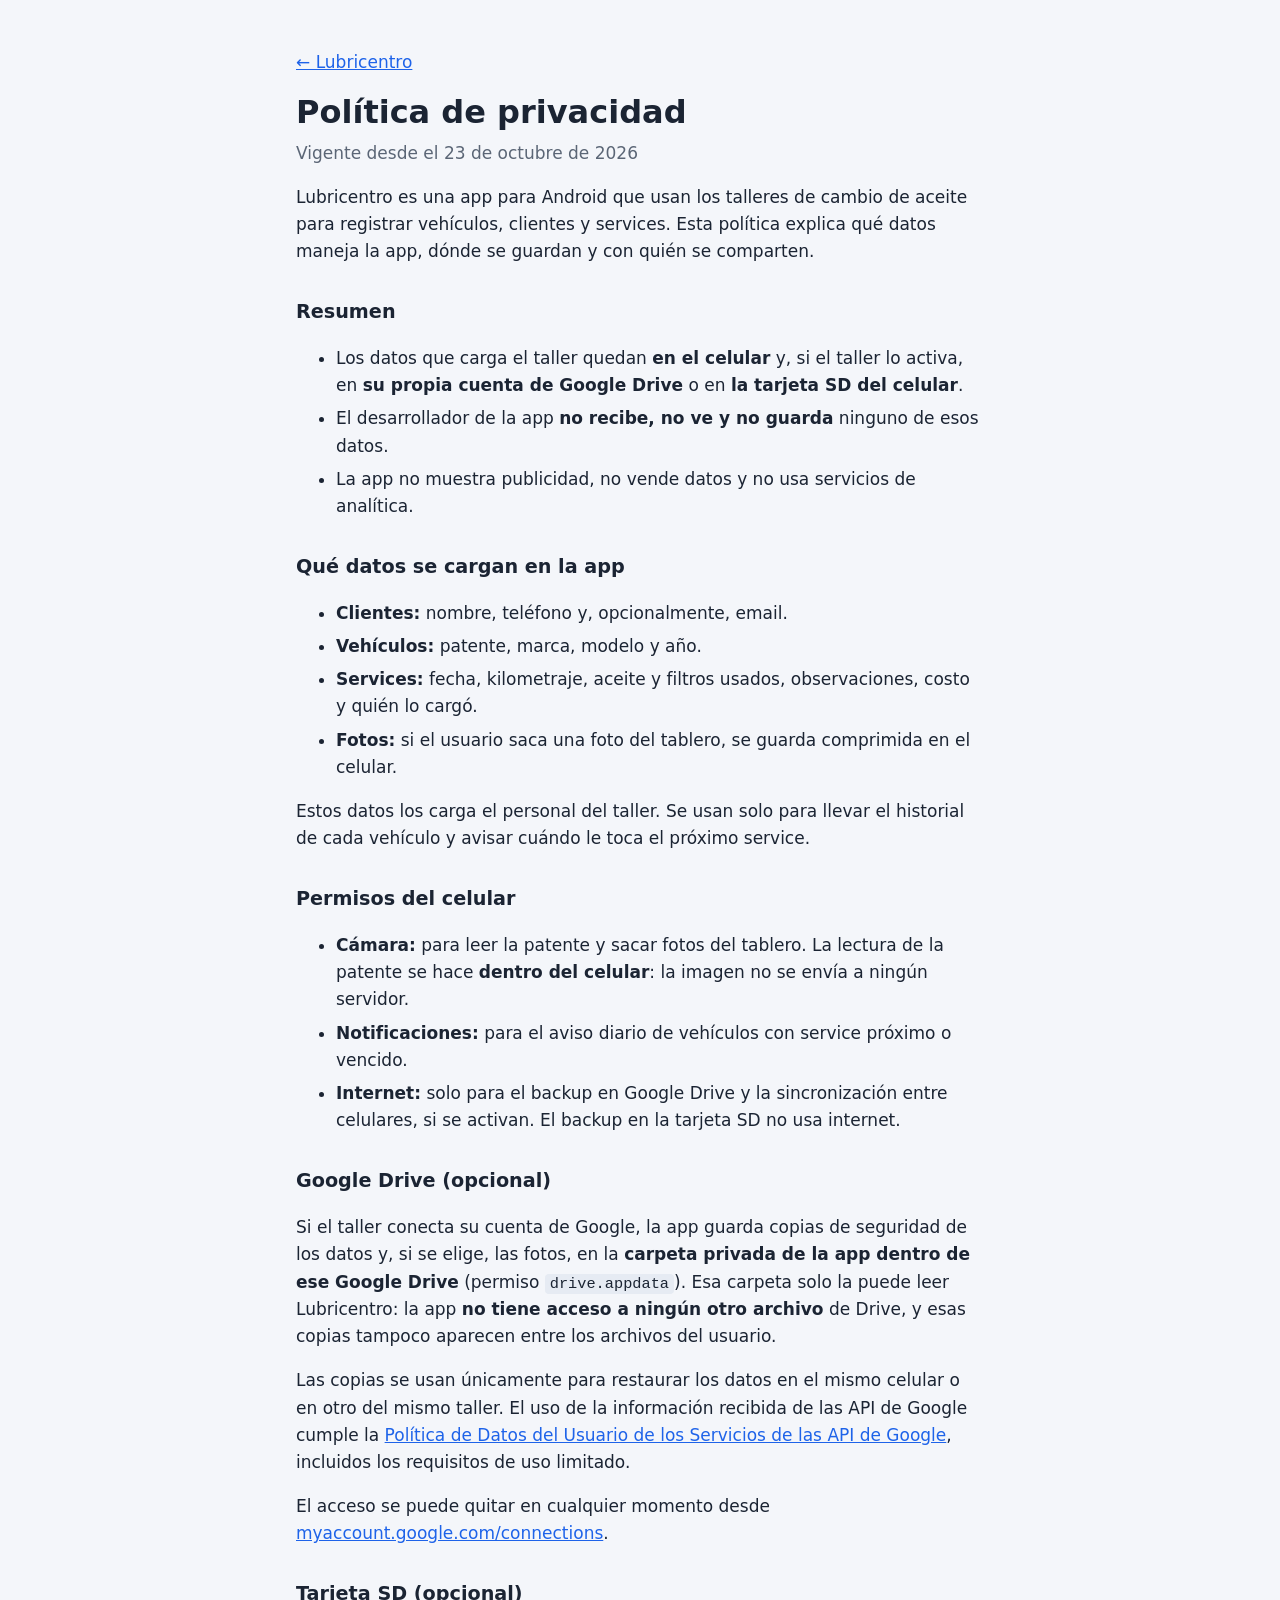
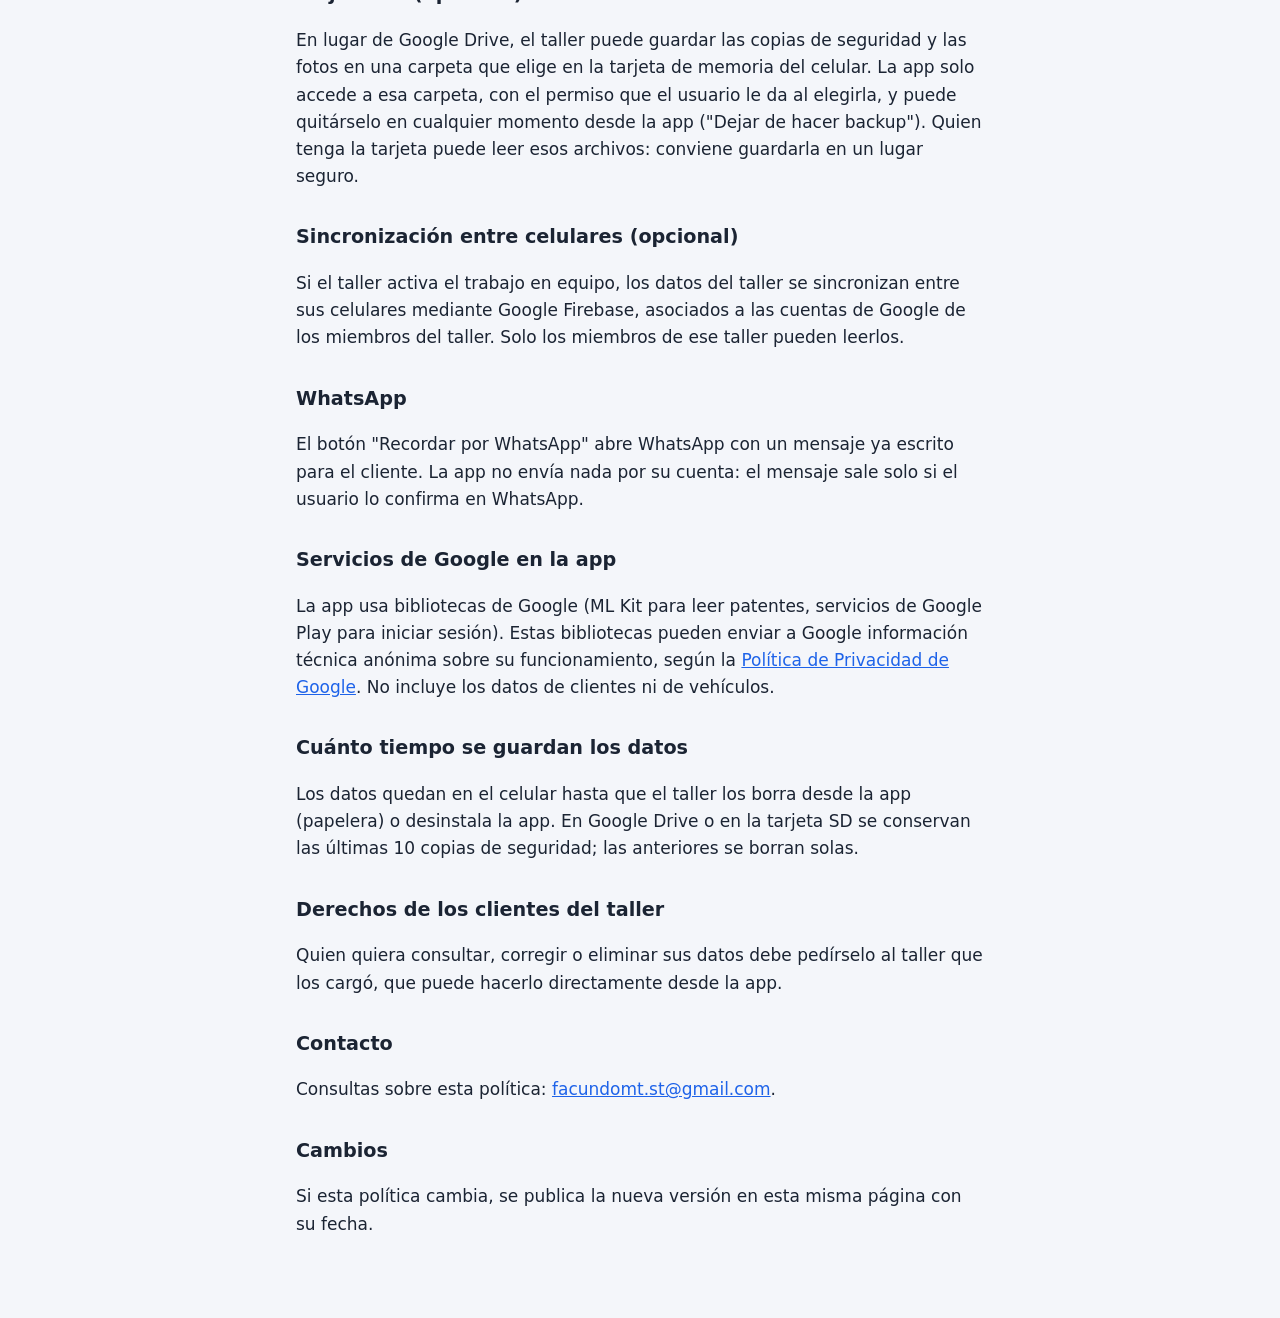
<file: privacidad.html>
<!doctype html>
<html lang="es">
<head>
<meta charset="utf-8">
<meta name="viewport" content="width=device-width, initial-scale=1">
<title>Política de privacidad · Lubricentro</title>
<link rel="stylesheet" href="estilo.css">
</head>
<body>
<main>
<p><a href="index.html">← Lubricentro</a></p>
<h1>Política de privacidad</h1>
<p class="fecha">Vigente desde el 23 de octubre de 2026</p>

<p>Lubricentro es una app para Android que usan los talleres de cambio de aceite para registrar vehículos, clientes y services. Esta política explica qué datos maneja la app, dónde se guardan y con quién se comparten.</p>

<h2>Resumen</h2>
<ul>
  <li>Los datos que carga el taller quedan <strong>en el celular</strong> y, si el taller lo activa, en <strong>su propia cuenta de Google Drive</strong> o en <strong>la tarjeta SD del celular</strong>.</li>
  <li>El desarrollador de la app <strong>no recibe, no ve y no guarda</strong> ninguno de esos datos.</li>
  <li>La app no muestra publicidad, no vende datos y no usa servicios de analítica.</li>
</ul>

<h2>Qué datos se cargan en la app</h2>
<ul>
  <li><strong>Clientes:</strong> nombre, teléfono y, opcionalmente, email.</li>
  <li><strong>Vehículos:</strong> patente, marca, modelo y año.</li>
  <li><strong>Services:</strong> fecha, kilometraje, aceite y filtros usados, observaciones, costo y quién lo cargó.</li>
  <li><strong>Fotos:</strong> si el usuario saca una foto del tablero, se guarda comprimida en el celular.</li>
</ul>
<p>Estos datos los carga el personal del taller. Se usan solo para llevar el historial de cada vehículo y avisar cuándo le toca el próximo service.</p>

<h2>Permisos del celular</h2>
<ul>
  <li><strong>Cámara:</strong> para leer la patente y sacar fotos del tablero. La lectura de la patente se hace <strong>dentro del celular</strong>: la imagen no se envía a ningún servidor.</li>
  <li><strong>Notificaciones:</strong> para el aviso diario de vehículos con service próximo o vencido.</li>
  <li><strong>Internet:</strong> solo para el backup en Google Drive y la sincronización entre celulares, si se activan. El backup en la tarjeta SD no usa internet.</li>
</ul>

<h2>Google Drive (opcional)</h2>
<p>Si el taller conecta su cuenta de Google, la app guarda copias de seguridad de los datos y, si se elige, las fotos, en la <strong>carpeta privada de la app dentro de ese Google Drive</strong> (permiso <code>drive.appdata</code>). Esa carpeta solo la puede leer Lubricentro: la app <strong>no tiene acceso a ningún otro archivo</strong> de Drive, y esas copias tampoco aparecen entre los archivos del usuario.</p>
<p>Las copias se usan únicamente para restaurar los datos en el mismo celular o en otro del mismo taller. El uso de la información recibida de las API de Google cumple la <a href="https://developers.google.com/terms/api-services-user-data-policy">Política de Datos del Usuario de los Servicios de las API de Google</a>, incluidos los requisitos de uso limitado.</p>
<p>El acceso se puede quitar en cualquier momento desde <a href="https://myaccount.google.com/connections">myaccount.google.com/connections</a>.</p>

<h2>Tarjeta SD (opcional)</h2>
<p>En lugar de Google Drive, el taller puede guardar las copias de seguridad y las fotos en una carpeta que elige en la tarjeta de memoria del celular. La app solo accede a esa carpeta, con el permiso que el usuario le da al elegirla, y puede quitárselo en cualquier momento desde la app ("Dejar de hacer backup"). Quien tenga la tarjeta puede leer esos archivos: conviene guardarla en un lugar seguro.</p>

<h2>Sincronización entre celulares (opcional)</h2>
<p>Si el taller activa el trabajo en equipo, los datos del taller se sincronizan entre sus celulares mediante Google Firebase, asociados a las cuentas de Google de los miembros del taller. Solo los miembros de ese taller pueden leerlos.</p>

<h2>WhatsApp</h2>
<p>El botón "Recordar por WhatsApp" abre WhatsApp con un mensaje ya escrito para el cliente. La app no envía nada por su cuenta: el mensaje sale solo si el usuario lo confirma en WhatsApp.</p>

<h2>Servicios de Google en la app</h2>
<p>La app usa bibliotecas de Google (ML Kit para leer patentes, servicios de Google Play para iniciar sesión). Estas bibliotecas pueden enviar a Google información técnica anónima sobre su funcionamiento, según la <a href="https://policies.google.com/privacy">Política de Privacidad de Google</a>. No incluye los datos de clientes ni de vehículos.</p>

<h2>Cuánto tiempo se guardan los datos</h2>
<p>Los datos quedan en el celular hasta que el taller los borra desde la app (papelera) o desinstala la app. En Google Drive o en la tarjeta SD se conservan las últimas 10 copias de seguridad; las anteriores se borran solas.</p>

<h2>Derechos de los clientes del taller</h2>
<p>Quien quiera consultar, corregir o eliminar sus datos debe pedírselo al taller que los cargó, que puede hacerlo directamente desde la app.</p>

<h2>Contacto</h2>
<p>Consultas sobre esta política: <a href="mailto:facundomt.st@gmail.com">facundomt.st@gmail.com</a>.</p>

<h2>Cambios</h2>
<p>Si esta política cambia, se publica la nueva versión en esta misma página con su fecha.</p>
</main>
</body>
</html>
</file>
<file: estilo.css>
:root { --texto: #1b2433; --suave: #5b6676; --azul: #1e63e9; --fondo: #f4f6fa; }
* { box-sizing: border-box; }
body { margin: 0; background: var(--fondo); color: var(--texto); font: 17px/1.6 system-ui, -apple-system, "Segoe UI", Roboto, sans-serif; }
main { max-width: 720px; margin: 0 auto; padding: 32px 16px 64px; }
h1 { font-size: 2rem; line-height: 1.2; margin: 0 0 8px; }
h2 { font-size: 1.2rem; margin: 32px 0 8px; }
a { color: var(--azul); }
code { background: #e6ebf3; padding: 1px 5px; border-radius: 4px; font-size: .9em; }
.fecha, .bajada { color: var(--suave); margin-top: 0; }
.acento { color: var(--azul); }
li { margin: 6px 0; }
h3 { font-size: 1.05rem; margin: 24px 0 4px; }
.descarga { margin-top: 32px; padding: 20px; background: #fff; border-radius: 16px; box-shadow: 0 1px 4px rgba(0,0,0,.08); }
.descarga h2 { margin-top: 0; }
.boton { display: inline-block; background: var(--azul); color: #fff; text-decoration: none; font-weight: 600; padding: 14px 22px; border-radius: 12px; }
.nota { color: var(--suave); margin-bottom: 8px; }
#qr { width: 200px; padding: 8px; background: #fff; }
#qr img, #qr canvas { display: block; max-width: 100%; }
</file>
